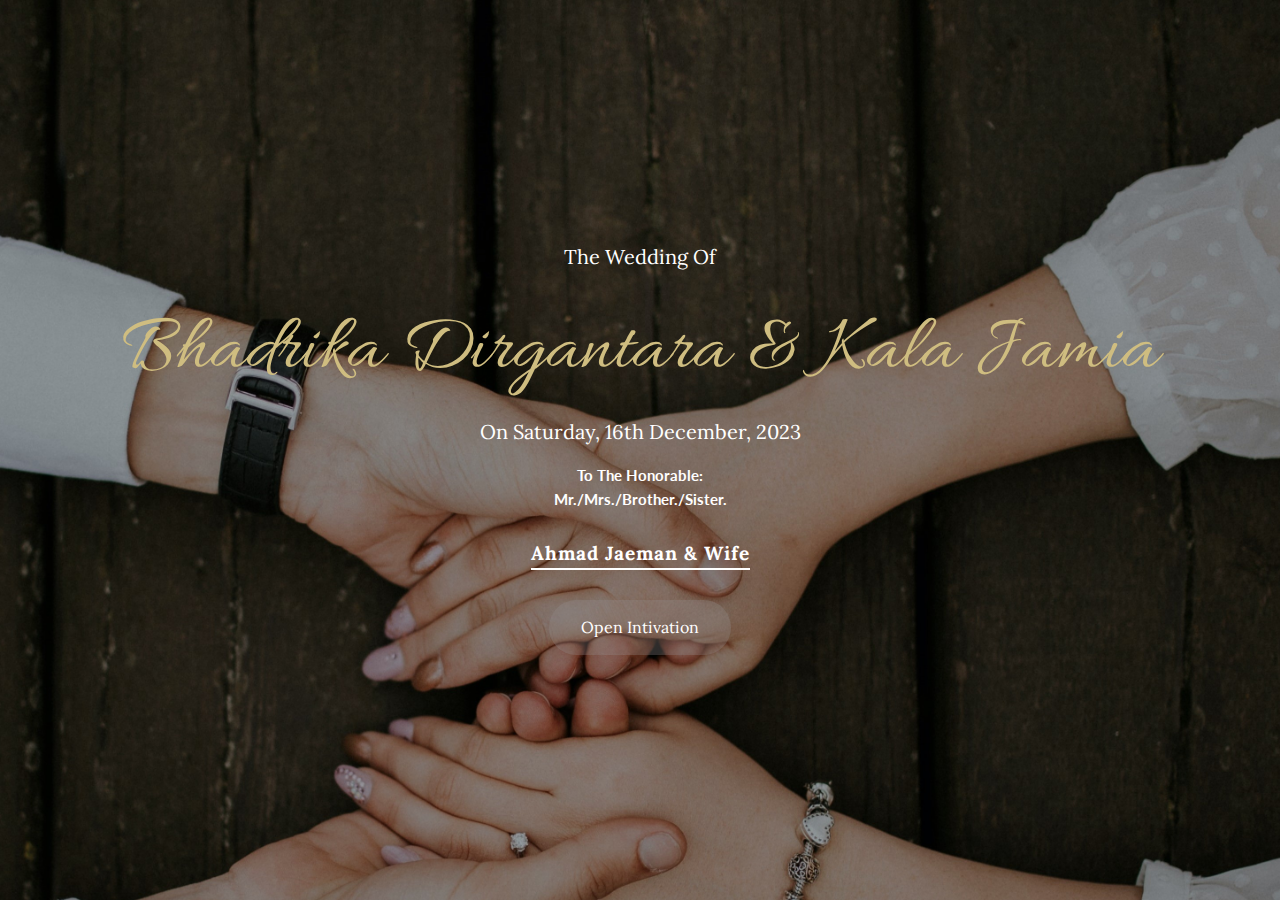
<file: index.html>
<!DOCTYPE html>
<html lang="en">
  <head>
    <meta charset="UTF-8" />
    <meta http-equiv="X-UA-Compatible" content="IE=edge" />
    <meta name="viewport" content="width=device-width, initial-scale=1.0" />
    <title>Wedding Invitation</title>

    <!-- CSS -->
    <link rel="stylesheet" type="text/css" href="style.css" />

    
  </head>
  <body>
    <!-- Home Section Start-->
    <section class="home-section">
      <div class="slide" style="background-image: url('img/bg-1.jpg')">
        <div class="container">
          <div class="row align-items-center">
            <div class="home-content">
              <p>The Wedding Of</p>
              <h1>Bhadrika Dirgantara & Kala Jamia</h1>
              <p>On Saturday, 16th December, 2023</p>
              <br />
              <h2>To The Honorable:<br /> Mr./Mrs./Brother./Sister.</h2>
              <br /> <br>
              <h3>Ahmad Jaeman & Wife</h3>
              <br /><br />
              <a href="halaman.html" class="btn">Open Intivation</a>
            </div>
          </div>
        </div>
      </div>
    </section>
    <!-- Home Section End-->
  </body>
</html>
</file>
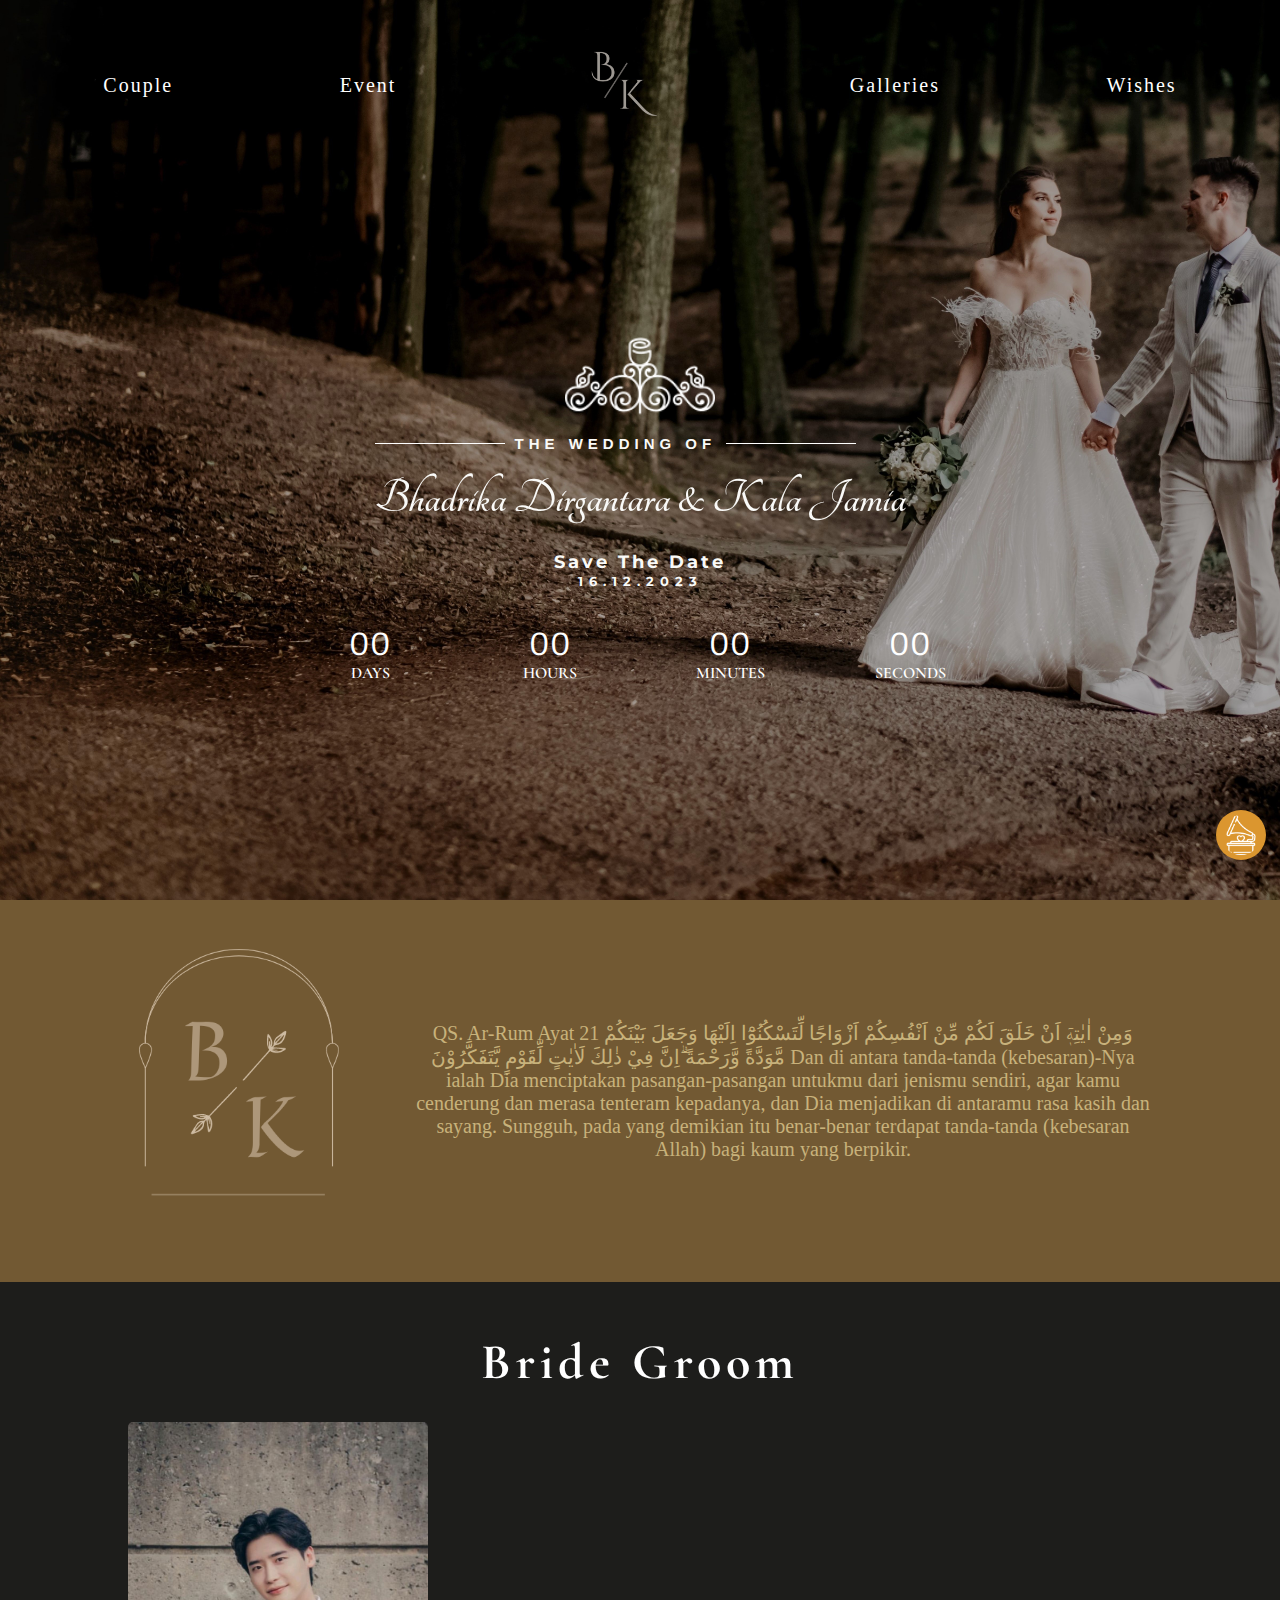
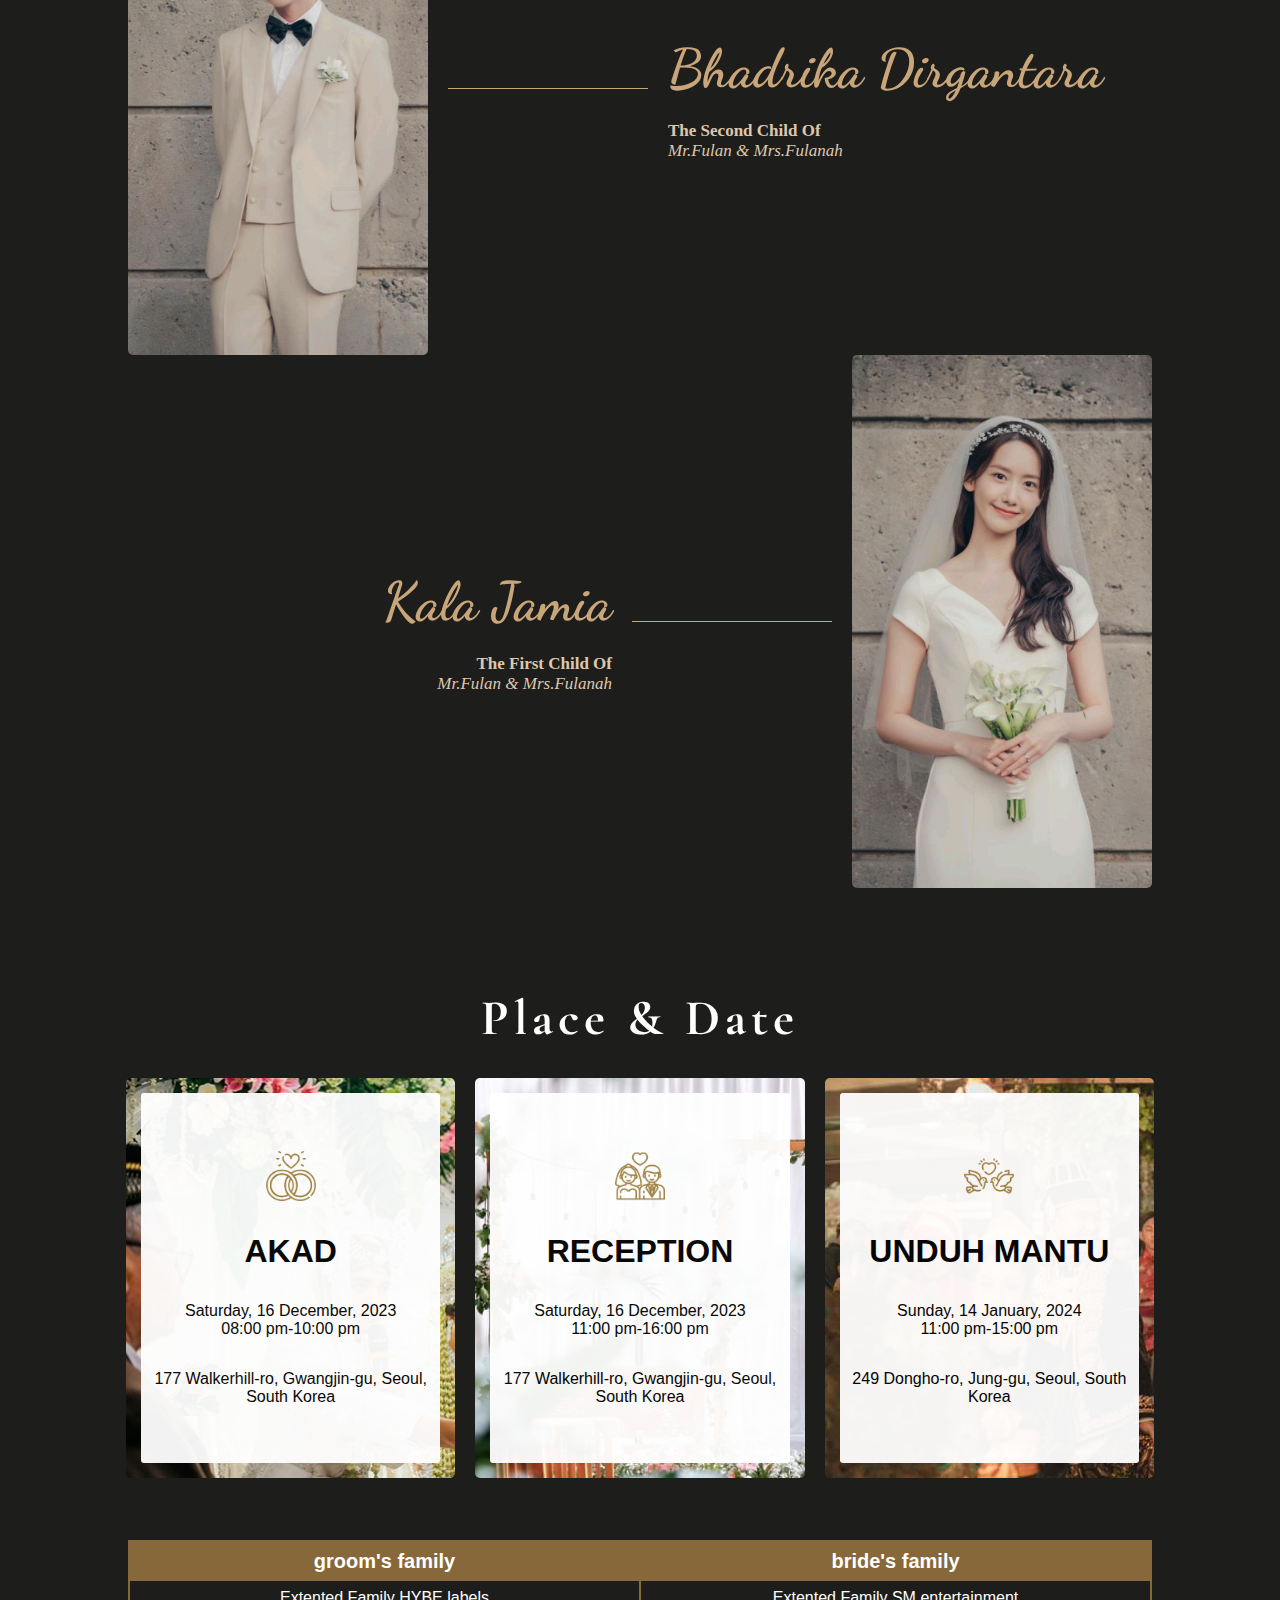
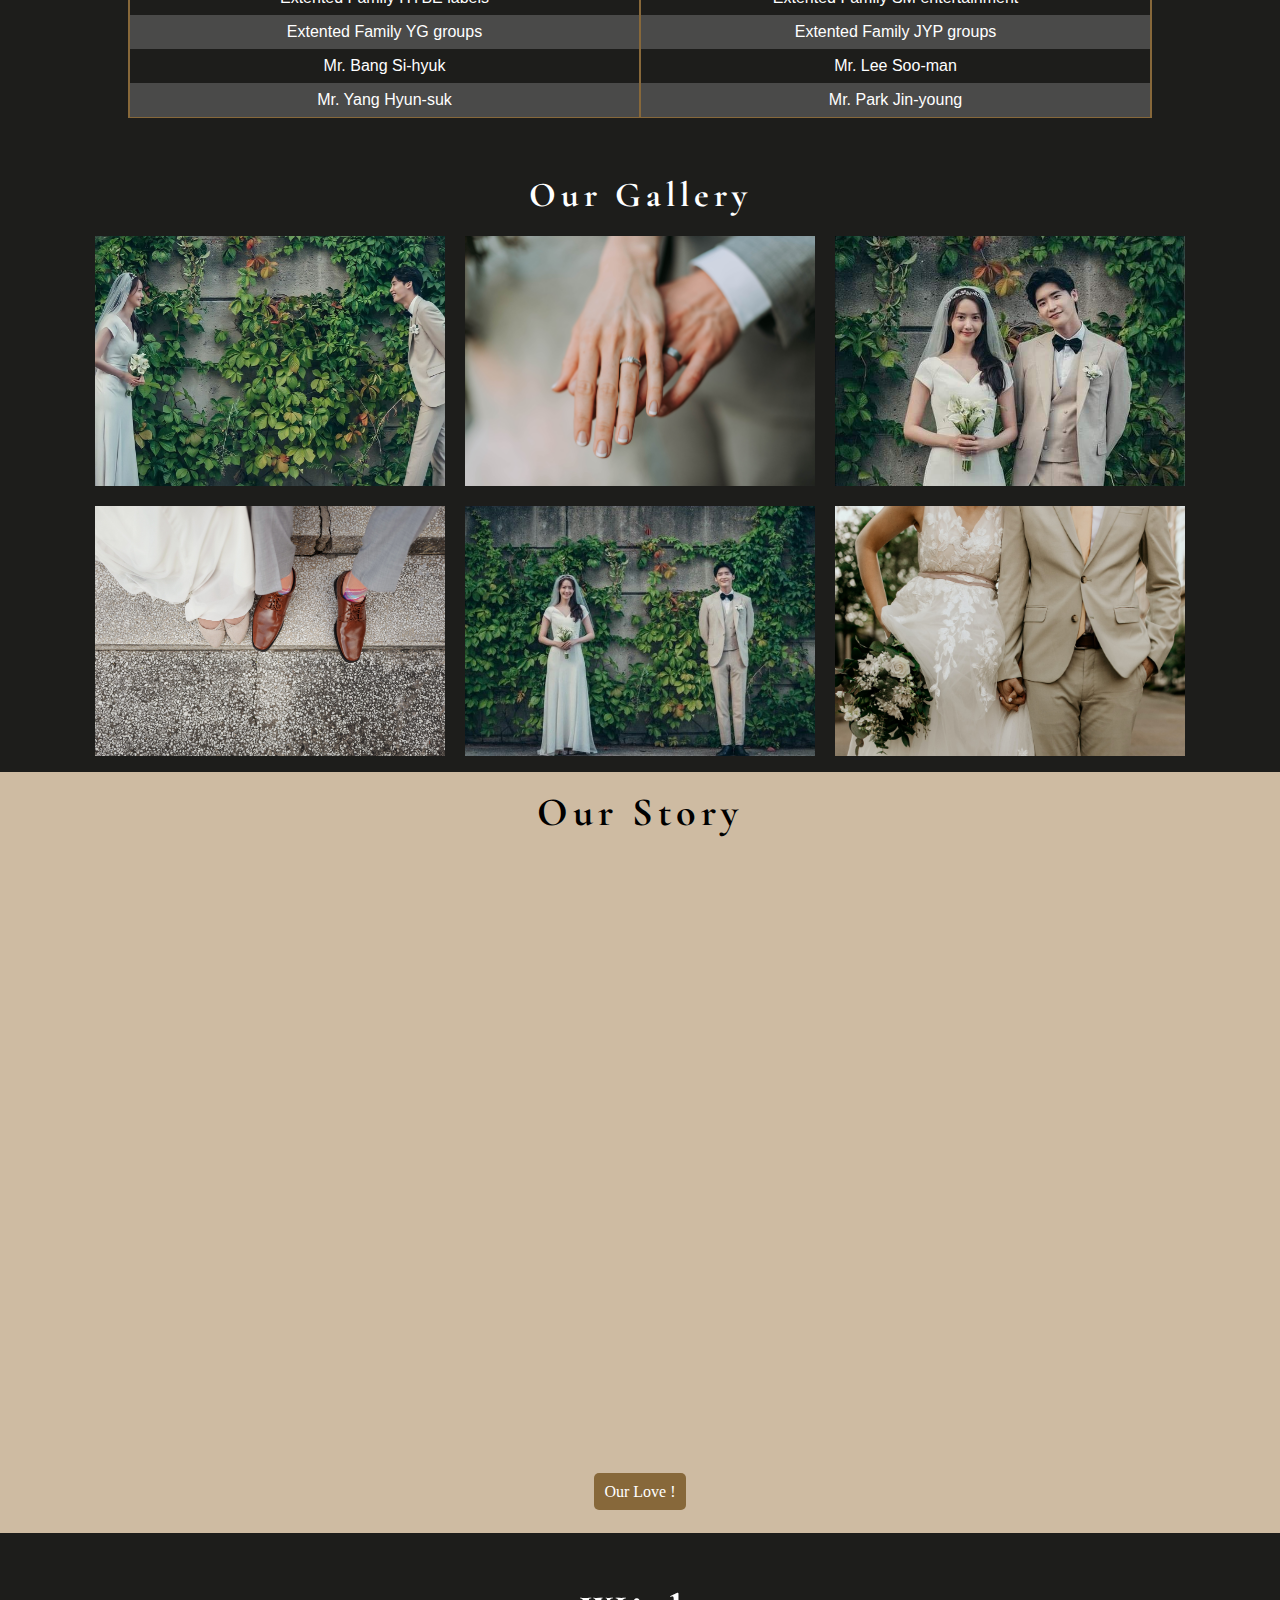
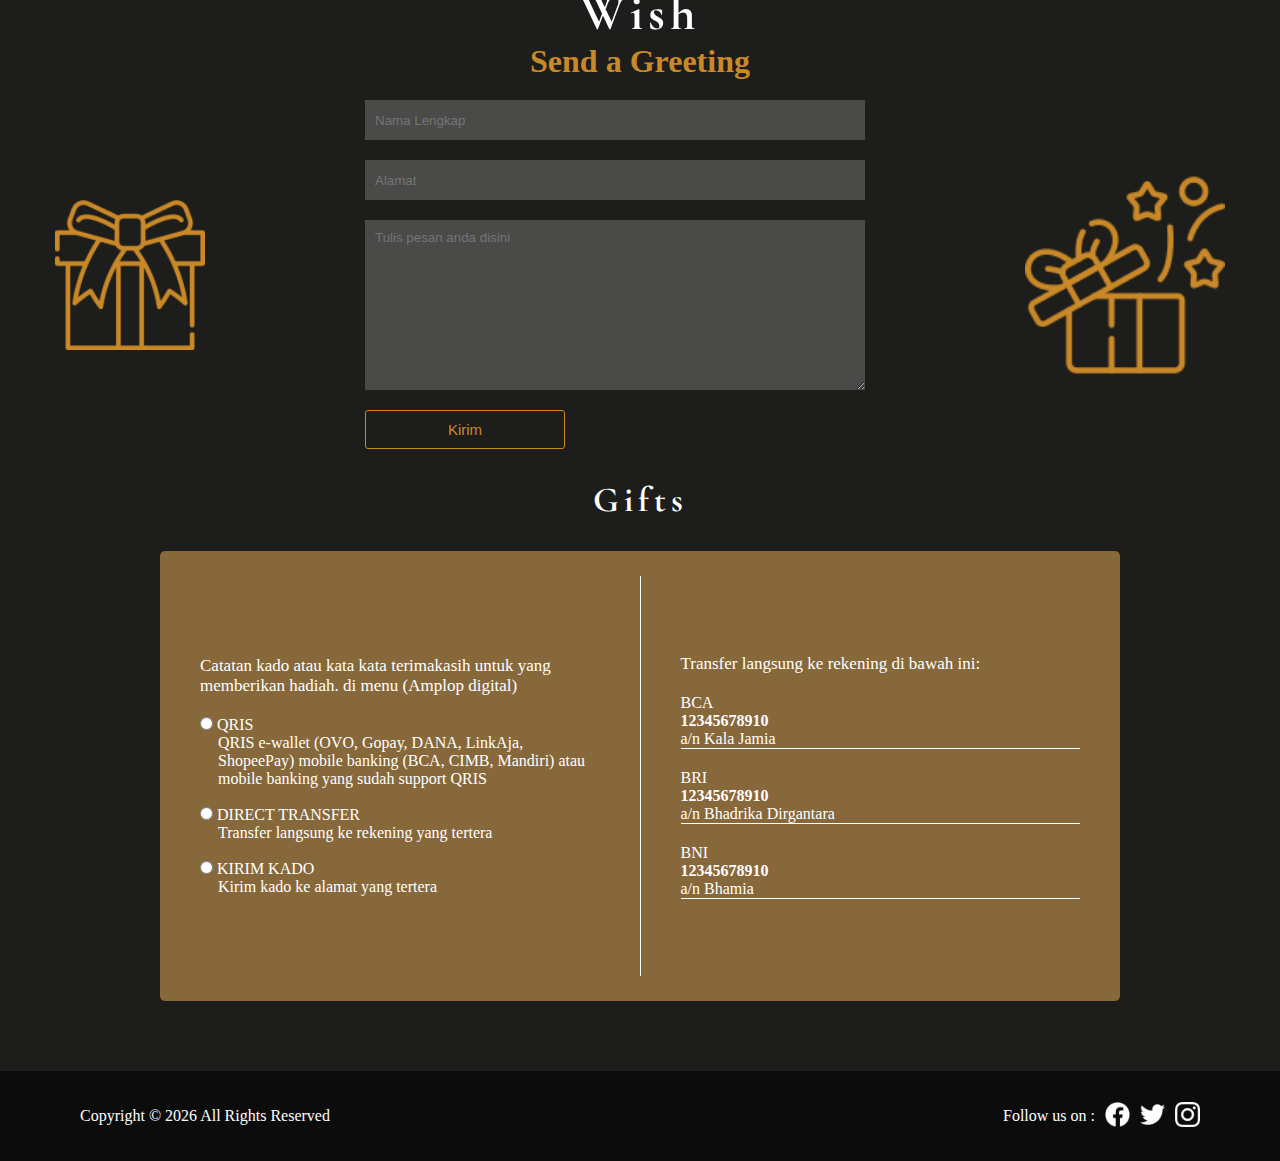
<file: halaman.html>
<!DOCTYPE html>
<html lang="en">
  <head>
    <meta charset="UTF-8" />
    <meta http-equiv="X-UA-Compatible" content="IE=edge" />
    <meta name="viewport" content="width=device-width, initial-scale=1.0" />
    <title>Wedding Invitation</title>
    <link rel="stylesheet" href="halaman.css" />
  </head>
  <body>
    <!-- Navbar -->
    <nav class="navbar">
      <ul class="nav-menu">
        <li><a href="#couple">Couple</a></li>
        <li><a href="#akad">Event</a></li>
        <li>
          <a href="" class="brand"><img src="./img/logo.png" alt="logo" /></a>
        </li>
        <li>
          <div class="gallery">
            <a href="">Galleries</a>
            <div class="dropdown">
              <a href="#our-gallery">Our Gallery</a>
              <a href="#our-story">Our Story</a>
            </div>
          </div>
        </li>
        <li>
          <div class="wishes">
            <a href="#wishes">Wishes</a>
            <div class="dropdown">
              <a href="#gift">Gift</a>
            </div>
          </div>
        </li>
      </ul>
    </nav>

    <header id="home">
      <div class="header-content">
        <img src="./img/icon/rose-gate.png" alt="rose-gate-icon" />
        <div class="subheading">
          <div class="subline"></div>
          <p>THE WEDDING OF</p>
          <div class="subline"></div>
        </div>
        <h1>Bhadrika Dirgantara & Kala Jamia</h1>
        <h2>Save The Date</h2>
        <h4>16.12.2023</h4>
      </div>
      <!--<h1 class="title">Countdown</h1>-->
      <div class="remaining-time">
        <div class="time">
          <span class="days">00</span>
          <p>DAYS</p>
        </div>
        <div class="time">
          <span class="hours">00</span>
          <p>HOURS</p>
        </div>
        <div class="time">
          <span class="minutes">00</span>
          <p>MINUTES</p>
        </div>
        <div class="time">
          <span class="seconds">00</span>
          <p>SECONDS</p>
        </div>
      </div>
    </header>

    <!-- Countdown -->
    <section class="quotes">
      <img src="./img/logo2.png" alt="logo 2">
      <p class="ayat">
        QS. Ar-Rum Ayat 21 وَمِنْ اٰيٰتِهٖٓ اَنْ خَلَقَ لَكُمْ مِّنْ اَنْفُسِكُمْ اَزْوَاجًا لِّتَسْكُنُوْٓا اِلَيْهَا وَجَعَلَ بَيْنَكُمْ مَّوَدَّةً وَّرَحْمَةً ۗاِنَّ فِيْ ذٰلِكَ لَاٰيٰتٍ لِّقَوْمٍ يَّتَفَكَّرُوْنَ Dan di antara tanda-tanda (kebesaran)-Nya ialah Dia menciptakan pasangan-pasangan untukmu dari jenismu sendiri, agar kamu cenderung dan merasa tenteram kepadanya, dan Dia menjadikan di antaramu rasa kasih dan sayang. Sungguh, pada yang demikian itu benar-benar terdapat tanda-tanda (kebesaran Allah) bagi kaum yang berpikir.
      </p>
    </section>

    <!-- Couple -->
    <section id="couple">
      <div class="title">
        <h1>Bride Groom</h1>
      </div>
      <div class="row">
        <div class="col pertama">
          <img src="./img/groom.jpg" alt="" class="couple-img" />
          <div class="divider"></div>
          <div class="couple-text">
            <h4>Bhadrika Dirgantara</h4>
            <strong>The Second Child Of </strong> <br /> <i>Mr.Fulan & Mrs.Fulanah</i>
          </div>
        </div>

        <div class="col kedua">
          <img src="./img/bride.jpg" alt="" class="" />
          <div class="divider"></div>
          <div class="couple-text" style="text-align: right">
            <h4>Kala Jamia</h4>
            <strong>The First Child Of </strong> <br /> <i>Mr.Fulan & Mrs.Fulanah</i>
          </div>
        </div>
      </div>
    </section>

    <!-- Event -->
    <section id="akad">
      <div class="title">
        <h1>Place & Date</h1>
      </div>

      <div class="card-container">
        <div class="card first">
          <div class="card-content">
            <img
              src="./img/icon/akad.png"
              alt="akad icon"
              class="card-icon"
            />
            <h1>AKAD</h1>
            <p class="date">Saturday, 16 December, 2023 <br />08:00 pm-10:00 pm</p>
            <p class="location">
              177 Walkerhill-ro, Gwangjin-gu, Seoul, South Korea
            </p>
          </div>
        </div>
        <div class="card second">
          <div class="card-content">
            <img
              src="./img/icon/wedding-couple.png"
              alt="resepsi icon"
              class="card-icon"
            />
            <h1>RECEPTION</h1>
            <p class="date">Saturday, 16 December, 2023 <br />11:00 pm-16:00 pm</p>
            <p class="location">
              177 Walkerhill-ro, Gwangjin-gu, Seoul, South Korea
            </p>
          </div>
        </div>
        <div class="card third">
          <div class="card-content">
            <img
              src="./img/icon/dove.png"
              alt="unduh mantu icon"
              class="card-icon"
            />
            <h1>UNDUH MANTU</h1>
            <p class="date">Sunday, 14 January, 2024 <br />11:00 pm-15:00 pm</p>
            <p class="location">
              249 Dongho-ro, Jung-gu, Seoul, South Korea
            </p>
          </div>
        </div>
      </div>

      <div class="wrapper">
        <table>
          <thead>
            <th>groom's family</th>
            <th>bride's family</th>
          </thead>
          <tbody>
            <tr>
              <td>Extented Family HYBE labels</td>
              <td>Extented Family SM entertainment</td>
            </tr>
            <tr>
              <td>Extented Family YG groups</td>
              <td>Extented Family JYP groups</td>
            </tr>
            <tr>
              <td>Mr. Bang Si-hyuk</td>
              <td>Mr. Lee Soo-man</td>
            </tr>
            <tr>
              <td>Mr. Yang Hyun-suk</td>
              <td>Mr. Park Jin-young</td>
            </tr>
          </tbody>
        </table>
      </div>
    </section>

    <!-- Galleries -->
    <section id="galleries">
      <div class="our" id="our-gallery">
        <h1>Our Gallery</h1>

        <div class="gallery-container">
          <div class="photo-container">
            <img src="./img/pic1.jpeg" alt="photo1" class="photo" />
          </div>
          <div class="photo-container">
            <img src="./img/pic2.jpg" alt="photo1" class="photo" />
          </div>
          <div class="photo-container">
            <img src="./img/pic3.jpeg" alt="photo1" class="photo" />
          </div>
          <div class="photo-container">
            <img src="./img/pic4.jpg" alt="photo1" class="photo" />
          </div>
          <div class="photo-container">
            <img src="./img/pic5.jpg" alt="photo1" class="photo" />
          </div>
          <div class="photo-container">
            <img src="./img/pic6.jpg" alt="photo1" class="photo" />
          </div>
        </div>
      </div>
    </section>
    <div id="our-story">
      <h1>Our Story</h1>
      <iframe
        src="https://www.youtube.com/embed/eBmNbGEAAuA"
        title="YouTube video player"
        frameborder="0"
        allow="accelerometer; autoplay; clipboard-write; encrypted-media; gyroscope; picture-in-picture; web-share"
        allowfullscreen
      ></iframe>

      <a href="./story.html" target="_blank">Our Love !</a>
    </div>

    <!-- Wishes -->
    <section id="wishes">
      <div class="kirim-ucapan">
        <div class="title">
          <h1>Wish</h1>
        </div>

        <h1 class="teks-ucapan">Send a Greeting</h1>

        <div class="ucapan-container">
          <img
            src="./img/icon/giftbox.png"
            alt="gift-icon"
            class="gift-icon-1"
          />

          <form action="" class="ucapan">
            <input type="text" placeholder="Nama Lengkap" class="username" />
            <input type="text" placeholder="Alamat" class="alamat" />
            <textarea
              name=""
              id=""
              cols="30"
              rows="10"
              class="pesan"
              placeholder="Tulis pesan anda disini"
            ></textarea>
            <input type="submit" value="Kirim" />
          </form>

          <img
            src="./img/icon/surprise.png"
            alt="git-icon"
            class="gift-icon-2"
          />
        </div>
      </div>

      <div id="gift">
        <h1>Gifts</h1>
        <div class="gift-container">
          <div class="gift-col">
            <p>
              Catatan kado atau kata kata terimakasih untuk yang memberikan
              hadiah. di menu (Amplop digital)
            </p>
            <div class="transfer">
              <form action="">
                <input type="radio" name="gift" id="qris" value="qris" />
                <label for="qris">
                  <div class="label-title">QRIS</div>
                  <div class="label-desc">
                    QRIS e-wallet (OVO, Gopay, DANA, LinkAja, ShopeePay) mobile
                    banking (BCA, CIMB, Mandiri) atau mobile banking yang sudah
                    support QRIS
                  </div> </label
                ><br />
                <input type="radio" name="gift" id="direct" value="direct" />
                <label for="direct">
                  <div class="label-title">DIRECT TRANSFER</div>
                  <div class="label-desc">
                    Transfer langsung ke rekening yang tertera
                  </div> </label
                ><br />
                <input type="radio" name="gift" id="kado" value="kado" />
                <label for="kado">
                  <div class="label-title">KIRIM KADO</div>
                  <div class="label-desc">
                    Kirim kado ke alamat yang tertera
                  </div>
                </label>
              </form>
            </div>
          </div>
          <div class="line"></div>
          <div class="gift-col">
            <p>Transfer langsung ke rekening di bawah ini:</p>
            <ul class="bank-list">
              <li>BCA</li>
              <li><b>12345678910</b></li>
              <li>a/n Kala Jamia</li>
            </ul>
            <ul class="bank-list">
              <li>BRI</li>
              <li><b>12345678910</b></li>
              <li>a/n Bhadrika Dirgantara</li>
            </ul>
            <ul class="bank-list">
              <li>BNI</li>
              <li><b>12345678910</b></li>
              <li>a/n Bhamia</li>
            </ul>
          </div>
        </div>
      </div>
    </section>

    <!-- Footer -->
    <footer>
      <p class="copyright"></p>
      <div class="social">
        <p>Follow us on :</p>
        <a href="https://www.facebook.com/"
          ><img src="./img/social/facebook.png" alt="facebook logo"
        /></a>
        <a href="https://twitter.com/"
          ><img src="./img/social/twitter.png" alt="twitter logo"
        /></a>
        <a href="https://www.instagram.com/"
          ><img src="./img/social/instagram.png" alt="instagram logo"
        /></a>
      </div>
    </footer>
    <!-- End Footer -->

    <!-- Audio -->
    <img
      src="./img/icon/gramophone.png"
      alt="gramophone icon"
      id="gramophone"
      onclick="play()"
    />
    <audio controls id="audio" loop>
      <source src="./audio/backsound.mp3" type="audio/mpeg" />
    </audio>

    <script src="./index.js"></script>
  </body>
</file>
<file: style.css>
@import url("https://fonts.googleapis.com/css2?family=Allura&display=swap");
@import url("https://fonts.googleapis.com/css2?family=Lora&display=swap");
@import url("https://fonts.googleapis.com/css2?family=Courgette&display=swap");
@import url("https://fonts.googleapis.com/css2?family=Lora:ital,wght@1,500&display=swap");
@import url("https://fonts.googleapis.com/css2?family=Lato&display=swap");

body {
  margin: 0;
  line-height: 1.6;
  font-size: 16px;
  font-weight: 400;
  font-family: "Lora", serif;
}

* {
  margin: 0;
  padding: 0;
  box-sizing: border-box;
}

.container {
  max-width: 1140px;
  margin: auto;
}

.row {
  display: flex;
  flex-wrap: wrap;
}

.justify-content-between {
  justify-content: space-between;
}

.align-items-center {
  align-items: center;
}

/* home section */
.home-section .slide {
  background-position-x: center;
  background-size: cover;
}

.home-section .row {
  min-height: 100vh;
}

.home-section .home-content {
  flex: 0 0 100%;
  max-width: 100%;
  padding: 0 15px;
  text-align: center;
}

.home-section .home-content p {
  font-size: 24px;
  color: #ffffff;
  margin: 0 0 15px;
}

.home-section .home-content h1 {
  font-size: 80px;
  color: #cfbd80;
  margin: 0;
  font-weight: normal;
  font-family: "Allura", cursive;
}

.home-section .home-content p {
  font-size: 20px;
  display: inline-block;
  color: #ffffff;
}

.home-section .home-content h2 {
  font-size: 15px;
  display: inline-block;
  color: #ffffff;
  font-family: "Lato", sans-serif;
}

.home-section .home-content h3 {
  font-size: 19px;
  display: inline-block;
  letter-spacing: 1px;
  color: #ffffff;
  font-family: "Lora", serif;
  border-bottom: 2px solid white;
}

/* btn */
.btn {
  background-color: #948e8e4d;
  border-radius: 100px;
  color: white;
  padding: 15px 32px;
  text-align: center;
  text-decoration: none;
  display: inline-block;
  font-size: 16px;
  margin: 4px 2px;
  cursor: pointer;
}
.btn:hover {
  opacity: 0.8;
}
</file>
<file: halaman.css>
@import url('https://fonts.googleapis.com/css2?family=Roboto+Slab&display=swap');
@import url('https://fonts.googleapis.com/css2?family=Tangerine&display=swap');
@import url('https://fonts.googleapis.com/css2?family=Cormorant+Garamond&display=swap');
@import url('https://fonts.googleapis.com/css2?family=Style+Script&display=swap');
@import url('https://fonts.googleapis.com/css2?family=Bitter&display=swap');
@import url('https://fonts.googleapis.com/css2?family=Montserrat:wght@300&display=swap');
@import url('https://fonts.googleapis.com/css2?family=Dancing+Script&display=swap');

::-webkit-scrollbar-track {
  -webkit-box-shadow: inset 0 0 6px rgba(0, 0, 0, 0.3);
  background-color: #f5f5f5;
}

::-webkit-scrollbar {
  width: 7px;
  background-color: #f5f5f5;
}

::-webkit-scrollbar-thumb {
  background-color: #725933;
}

* {
  margin: 0;
  padding: 0;
  box-sizing: border-box;
  scroll-behavior: smooth;
}

ul {
  list-style: none;
}
a {
  text-decoration: none;
}

/* Navbar */
.navbar {
  position: absolute;
  top: 0;
  left: 0;
  display: flex;
  width: 100%;
  justify-content: space-around;
  padding: 0 20px;
  color: whitesmoke;
}
.nav-menu {
  display: flex;
  align-items: center;
  width: 100%;
  justify-content: space-around;
}
.nav-menu li {
  margin: 30px 40px;
  letter-spacing: 2px;
}

.nav-menu li a {
  color: white;
  font-size: 20px;
  padding-bottom: 5px;
}

.nav-menu li a:not(.brand):hover {
  border-bottom: 2.5  px solid white;
}

.nav-menu .brand img {
  width: 120px;
}

div.dropdown a {
  border-bottom: none !important;
}

.gallery .dropdown {
  display: none;
}

.wishes .dropdown {
  display: none;
}

.gallery:hover .dropdown {
  display: flex;
  flex-direction: column;
  background-color: rgba(57, 71, 71, 0.404);
  padding: 10px;
  border-radius: 10px;
  position: absolute;
}
.wishes:hover .dropdown {
  display: flex;
  flex-direction: column;
  background-color: rgba(57, 71, 71, 0.404);
  padding: 10px 70px 10px 10px;
  border-radius: 10px;
  position: absolute;
}

.gallery .dropdown a:hover {
  text-decoration: none;
  color: rgb(52, 75, 75);
}
.wishes .dropdown a:hover {
  text-decoration: none;
  color: rgb(52, 75, 75);
}

#home {
  background: url('./img/c.jpg');
  background-size: cover;
  width: 100%;
  padding-top: 120px;
}

header {
  width: 100vw;
  height: 100vh;
  display: flex;
  align-items: center;
  justify-content: center;
  flex-direction: column;
}

.header-content {
  /* margin-bottom: 150px; */
  color: rgb(250, 250, 248);
  text-align: center;
}

.header-content p {
  font-family: Arial, Helvetica, sans-serif;
  font-weight: 800;
  letter-spacing: 5px;
  font-size: 15px;
}

.subheading {
  display: flex;
  align-items: center;
  gap: 10px;
  margin-top: -20px;
  margin-bottom: 20px;
}

.subheading .subline {
  width: 130px;
  height: 1px;
  background-color: white;
}

.header-content h2 {
  font-size: 18px;
  letter-spacing: 3px;
  font-family: 'Montserrat', sans-serif;
}

.header-content h1 {
  font-size: 50px;
  margin-top: 20px;
  margin-bottom: 25px;
  font-family: 'Tangerine', cursive;
}

.header-content h4 {
  font-size: 13px;
  letter-spacing: 6px;
  font-family: 'Montserrat', sans-serif;
}
.header-content img {
  width: 150px;
  height: 150px;
}

/* Countdown */
.quotes {
  width: 100%;
  height: fit-content;
  text-align: center;
  background-color: #725933;
  padding: 1rem 0 4rem 0;
  display: flex;
  align-items: center;
  padding: 1rem 8rem 1rem 4rem;
}

.quotes img {
  width: 350px;
}

.quotes p {
  font-size: 20px;
  color: #C8B27B;
}

.remaining-time {
  display: flex;
  justify-content: center;
  gap: 50px;
}

.remaining-time .time {
  width: 130px;
  height: 130px;
}

.time {
  display: flex;
  align-items: center;
  justify-content: center;
  flex-direction: column;
  color: white;
}

.time span {
  font-family: 'Bitter', serif;
  font-size: 2em;
}

.time p {
  font-family: 'Cormorant Garamond';
  font-weight: 600;
}

/* Couple */
#couple {
  background-color: #1d1d1b;
  width: 100%;
  padding-bottom: 50px;
}

.title {
  padding-top: 50px;
  text-align: center;
  font-size: 25px;
  color: rgb(15, 15, 15);
  letter-spacing: 5px;
  font-family: 'Cormorant Garamond', serif;
}

.row {
  display: flex;
  align-items: center;
  width: 100%;
  flex-direction: column;
  justify-content: space-between;
  margin-top: 30px;
}

.col {
  display: flex;
  align-items: center;
  width: 80%;
}

.kedua {
  flex-direction: row-reverse;
}

.row .col img {
  width: 300px;
  border-radius: 5px;
}

.col .divider {
  height: 1px;
  width: 200px;
  background-color:rgb(201, 165, 122);
  margin: 0 20px;
}

.couple .row {
  margin-top: 50px;
}

.couple-text h4 {
  font-size: 6vmin;
  color: rgb(201, 165, 122);
  margin: 20px auto;
  font-family: 'Dancing Script', cursive;
}  

.couple-text strong{
  color: rgb(221, 199, 173);
  font-size: 17px;
}

.couple-text i{
  color: rgb(221, 199, 173);
  font-size: 17px;
}

/* Event */
.title {
  text-align: center;
  font-size: 25px;
  color: white;
  letter-spacing: 5px;
  font-family: 'Cormorant Garamond', serif;
}

.wrapper {
  width: 100%;
  height: fit-content;
  display: flex;
  justify-content: center;
  margin-top: 2rem;
}

table {
  border: 1px solid #87683A;
  border-spacing: 0;
  margin-left: auto;
  margin-right: auto;
  width: 80%;
  text-align: center;
  margin: auto;
  margin-bottom: 40px;
  font-family: 'Lucida Sans', 'Lucida Sans Regular', 'Lucida Grande',
    'Lucida Sans Unicode', Geneva, Verdana, sans-serif;
}

thead {
  background-color: #87683A;
  height: 40px;
  font-size: 20px;
}

th,
td {
  padding: 8px;
  border-left: 1px solid #87683A;
  border-right: 1px solid #87683A;
  color: white;
  width: 50%;
}

tr:nth-child(even) {
  background-color: #4a4a49;
}

#akad {
  background-color: #1d1d1b;
  width: 100%;
  display: flex;
  flex-direction: column;
}

.card-container {
  width: 85%;
  /* background-color: white; */
  height: fit-content;
  padding: 30px;
  display: flex;
  justify-content: center;
  align-items: center;
  flex-direction: row;
  gap: 20px;
  position: relative;
  left: 50%;
  transform: translate(-50%);
  font-family: Arial, Helvetica, sans-serif;
}

.card {
  width: 35%;
  height: 400px;
  background-color: white;
  padding: 15px;
  border-radius: 5px;
}

.first {
  background-image: url(./img/akad.jpg);
  background-repeat: no-repeat;
  background-size: cover;
  object-fit: cover;
}

.second {
  background-image: url(./img/resepsi.jpg);
  background-size: cover;
  object-fit: cover;
  background-repeat: no-repeat;
}

.third {
  background-image: url(./img/unduh-mantu.jpg);
  background-size: cover;
  object-fit: cover;
  background-repeat: no-repeat;
}

.third img {
  width: 50px;
}

.card-content {
  width: 100%;
  height: 100%;
  z-index: 1;
  background-color: white;
  display: flex;
  flex-direction: column;
  justify-content: center;
  align-items: center;
  padding: 0 10px;
  gap: 2rem;
  text-align: center;
  border-radius: 3px;
  opacity: 0.95;
}
.card-icon {
  width: 50px;
}

/* Gallery */
#galleries {
  width: 100%;
  background-color: #1d1d1b;
  padding: 1rem;
  display: grid;
  justify-content: center;
}

.our {
  text-align: center;
  font-size: 25px;
  color: rgb(10, 10, 10);
  font-family: 'Cormorant Garamond', serif;
}

.our h1 {
  color: white;
  font-size: 35px;
  letter-spacing: 5px;
  font-family: 'Cormorant Garamond', serif;
}

.gallery-container {
  margin-top: 20px;
  display: grid;
  grid-template-columns: auto auto auto;
  grid-template-rows: auto auto;
  gap: 20px;
}

.photo-container {
  height: 250px;
}

.photo {
  width: 350px;
  height: 250px;
  cursor: pointer;
  object-fit: cover;
}

.photo:hover {
  box-shadow: 1px 1px 1px solid black;
}

#our-story {
  padding: 1rem 0 2rem 0;
  background-color: #CEBBA2;
  text-align: center;
}

#our-story h1 {
  font-size: 40px;
  letter-spacing: 5px;
  font-family: 'Cormorant Garamond', serif;
  margin-bottom: 15px;
}

#our-story iframe {
  position: relative;
  width: 80%;
  height: 600px;
  margin: auto;
  display: block;
  margin-bottom: 2rem;
}

#our-story a {
  padding: 10px;
  border-radius: 5px;
  border: none;
  background-color: #87683A;
  color: white;
  cursor: pointer;
}

#our-story a:hover {
  background-color: #a58c63;
}

/* Wish */
#wishes {
  width: 100%;
  height: fit-content;
  background-color: #1d1d1b;
  display: flex;
  justify-content: center;
  flex-direction: column;
  padding-bottom: 50px;
}

.ucapan-container {
  margin-top: 20px;
  display: flex;
  justify-content: center;
  align-items: center;
  gap: 10rem;
}

.gift-icon-1 {
  width: 150px;
  height: 150px;
}

.gift-icon-2 {
  width: 200px;
  height: 200px;
}

#gift {
  width: 100%;
  display: flex;
  justify-content: center;
  flex-direction: column;
}

#gift h1 {
  color: white;
  margin: 30px 0 10px 0;
  text-align: center;
  font-size: 35px;
  letter-spacing: 5px;
  font-family: 'Cormorant Garamond', serif;
}

.gift-container {
  width: 75%;
  height: 450px;
  background-color: #87683A;
  border-radius: 5px;
  margin: 20px auto;
  display: flex;
  align-items: center;
}

.gift-col {
  width: 50%;
  padding: 0 40px;
  height: fit-content;
  color: white;
}

.gift-col p {
  font-size: 17px;
  color: white;
}

.line {
  width: 1px;
  height: 400px;
  background-color: white;
  margin: 30px 0;
}

.teks-ucapan {
  text-align: center;
  color: #c98929;
}

.transfer {
  margin-top: 20px;
}

.transfer .label-title {
  display: inline-block;
}

.transfer .label-desc {
  margin-left: 18px;
}

.ucapan {
  display: flex;
  flex-direction: column;
  width: 500px;
  gap: 20px;
}

.ucapan input[type='text'] {
  height: 40px;
  padding: 0 10px;
  background-color: #4a4a49;
}

.ucapan input[type='text']:focus {
  border: 1px solid #87683a;
}

.ucapan input[type='text'],
textarea {
  border: none;
  color: white;
}

.ucapan input[type='text'],
textarea:focus {
  outline: none;
}

.ucapan textarea {
  background-color: #4a4a49;
  padding: 10px;
  font-family: Arial, Helvetica, sans-serif;
}

.ucapan textarea:focus {
  border: 1px solid #87683a;
}

.ucapan input[type='submit'] {
  width: 200px;
  padding: 10px;
  font-size: 15px;
  background-color: #1d1d1b;
  color: #c98929;
  border: 1px solid #c98929;
  border-radius: 3px;
  cursor: pointer;
}

.ucapan input[type='submit']:hover {
  background-color: #c98929;
  color: white;
}

.bank-list {
  margin-top: 20px;
  border-bottom: 1px solid white;
}

footer {
  height: 10vh;
  background-color: rgb(12, 12, 12);
  display: flex;
  align-items: center;
  padding: 0 5rem;
  justify-content: space-between;
}

footer p {
  color: white;
}

.social {
  display: flex;
  align-items: center;
}

.social img {
  width: 25px;
  margin-left: 10px;
}

#gramophone {
  background-color: #ad7623;
  width: 50px;
  border-radius: 50%;
  padding: 5px;
  position: fixed;
  top: 90%;
  z-index: 999;
  left: 95%;
  cursor: pointer;
}

#gramophone:hover {
  opacity: 0.7;
}

audio {
  display: none;
}
</file>
